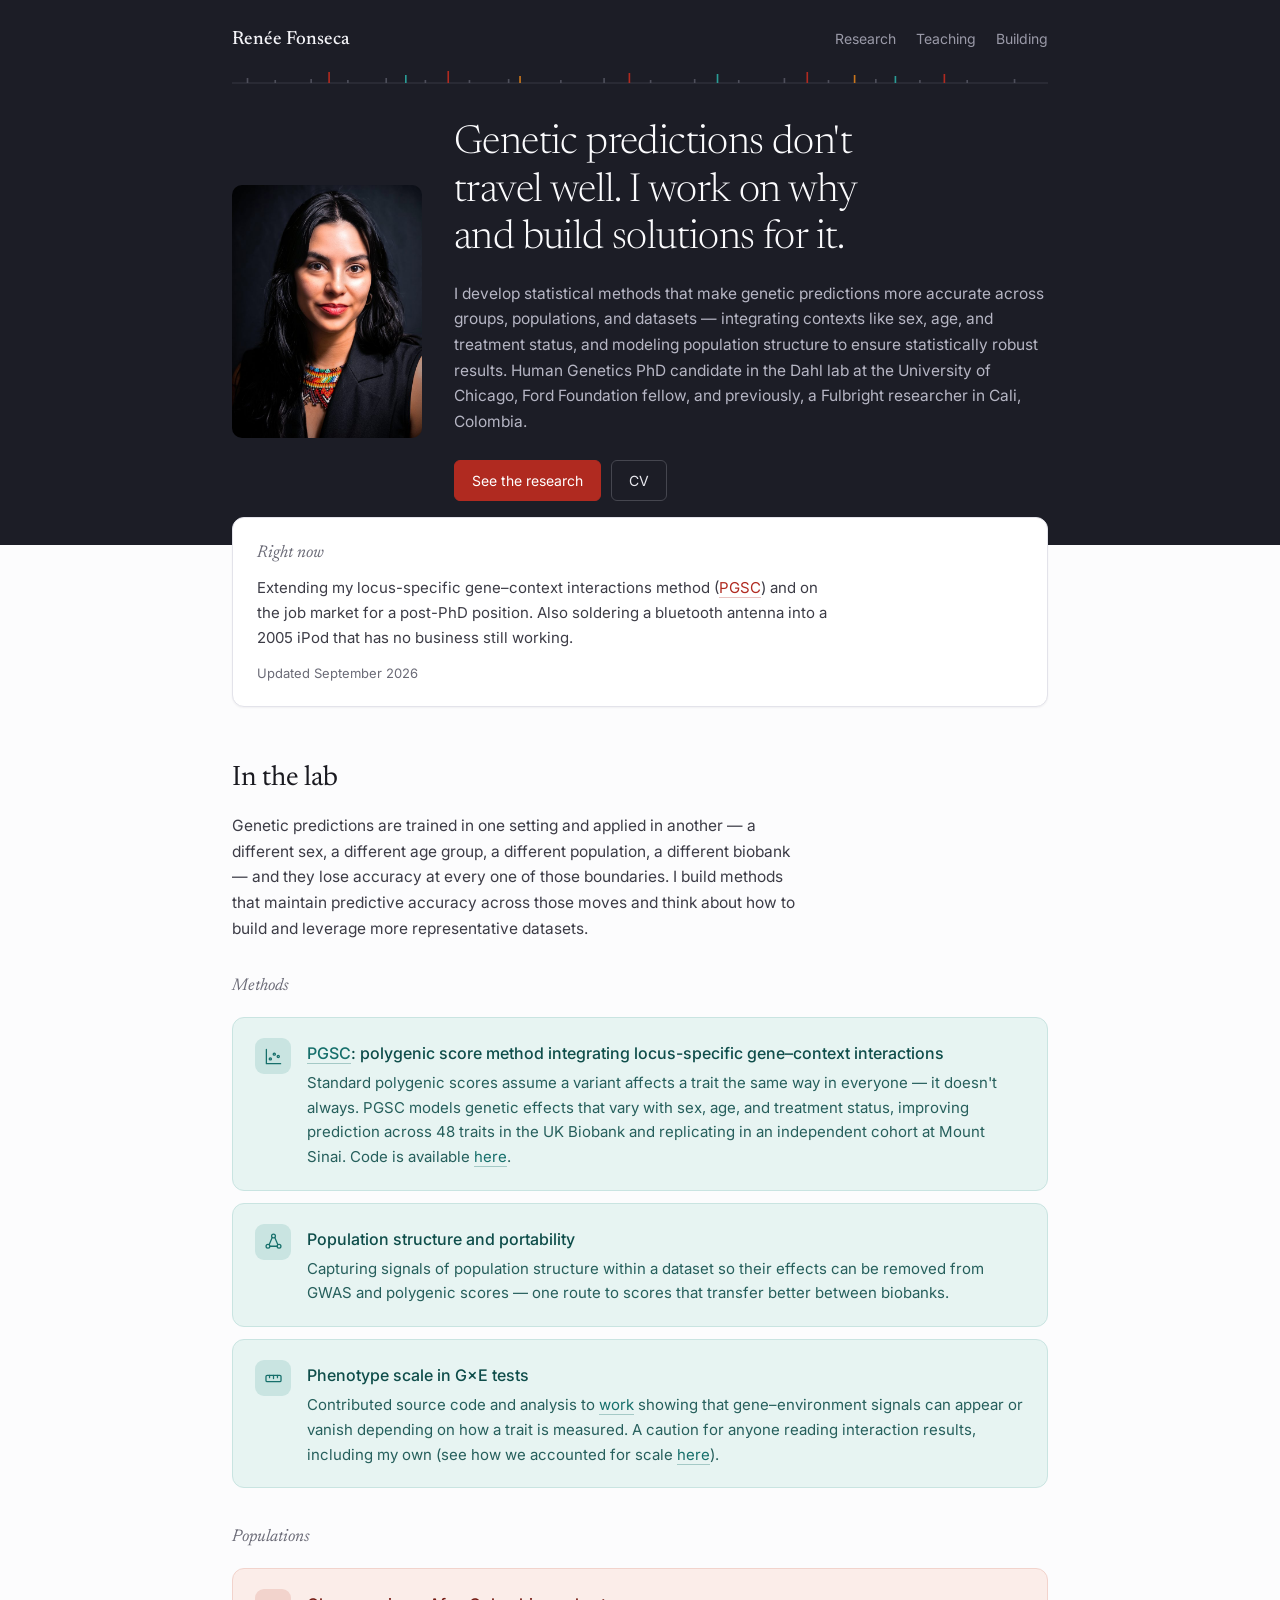
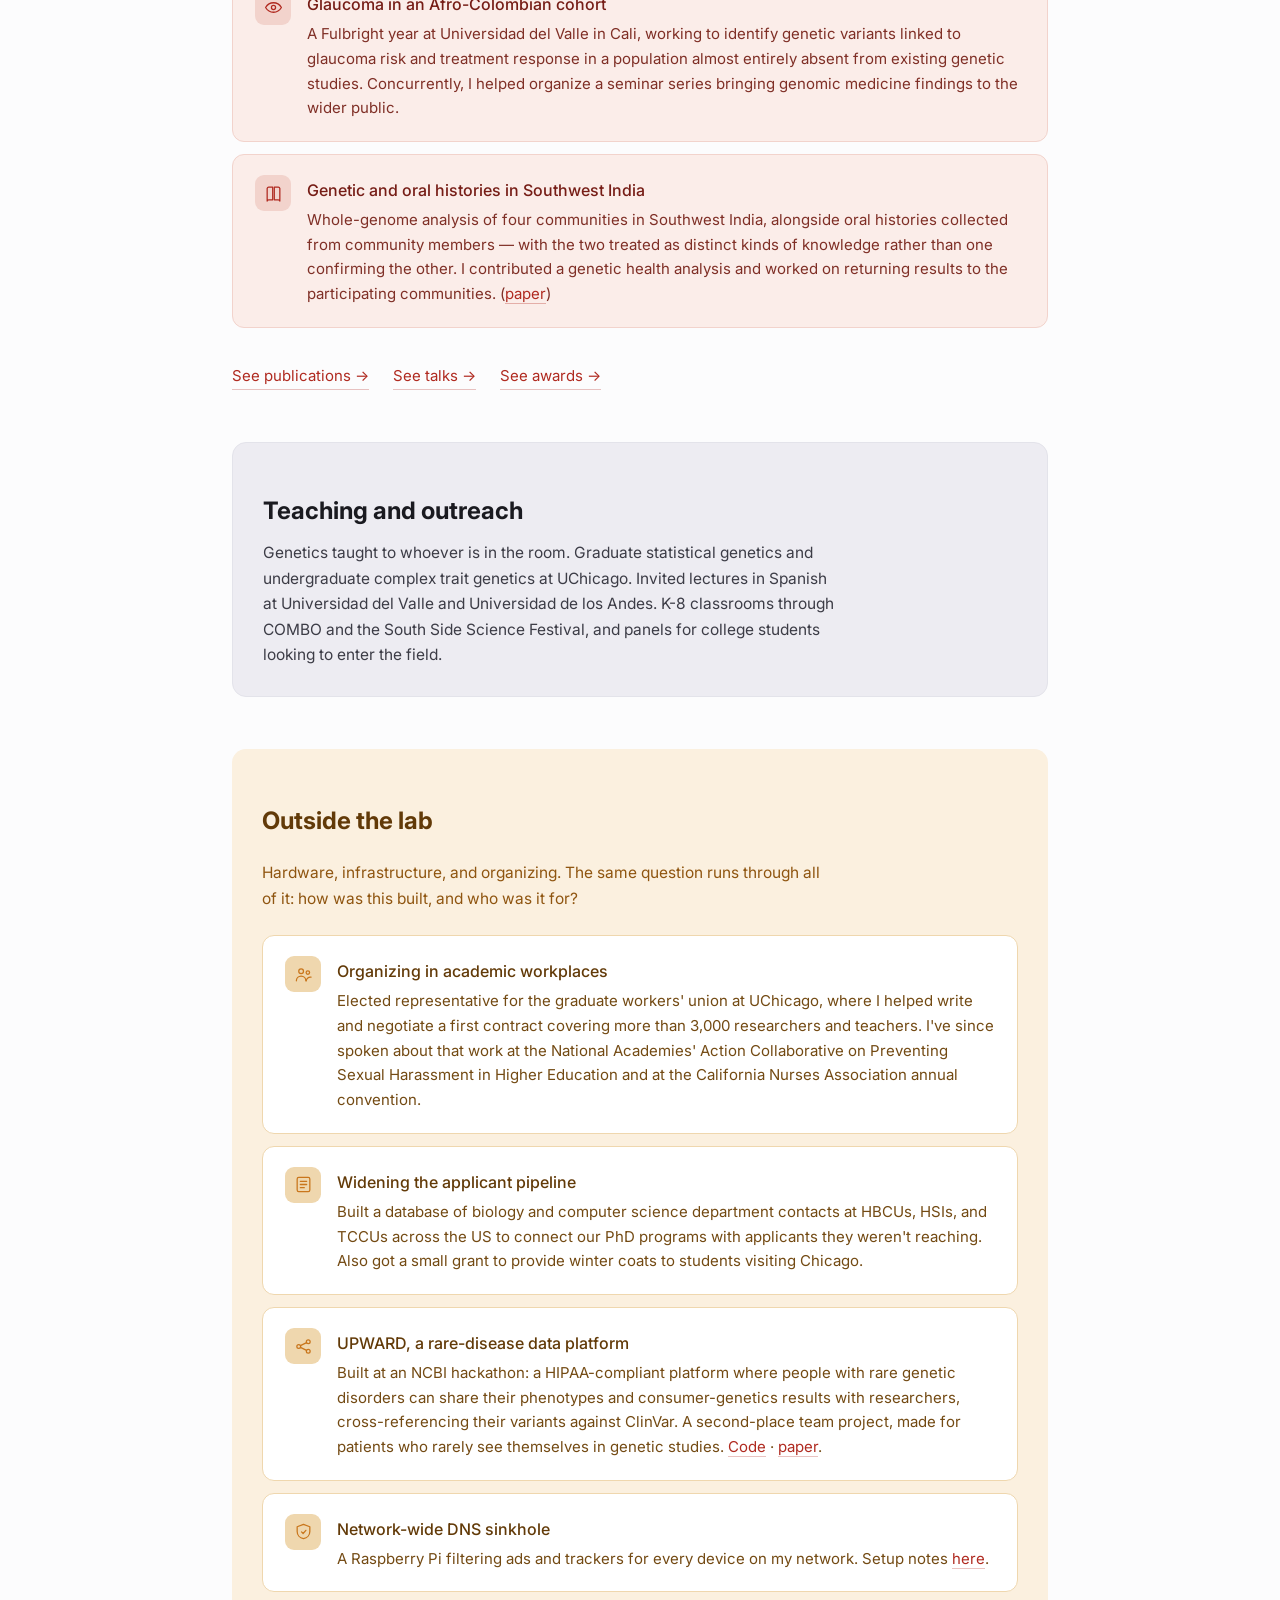
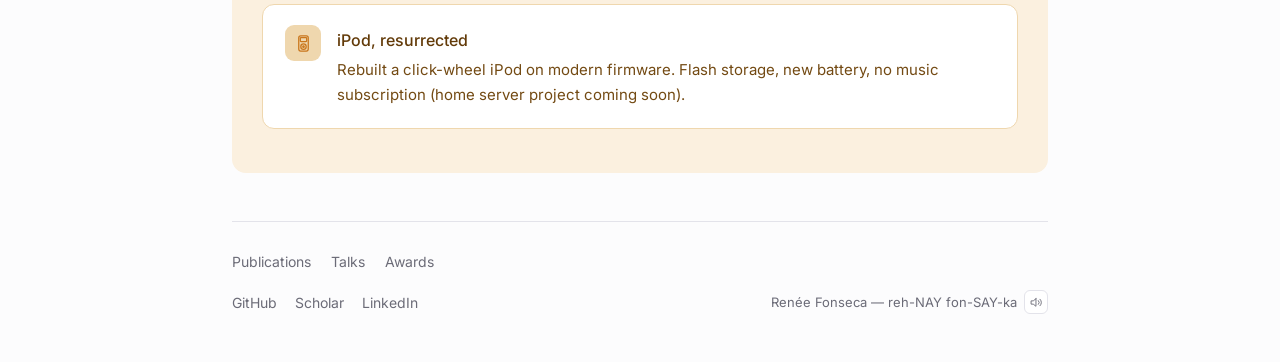
<file: site/index.html>
<!DOCTYPE html>
<html lang="en">
<head>
<meta charset="utf-8">
<meta name="viewport" content="width=device-width, initial-scale=1">
<title>Renée Fonseca</title>
<meta name="description" content="Renée Fonseca develops statistical methods that make genetic predictions more accurate across groups, populations, and datasets. Human Genetics PhD candidate at the University of Chicago.">
<meta property="og:type" content="website">
<meta property="og:url" content="https://reneefonseca.com/">
<meta property="og:title" content="Renée Fonseca">
<meta property="og:description" content="Statistical methods that make genetic predictions more accurate across groups, populations, and datasets. Human Genetics PhD candidate at the University of Chicago.">
<meta property="og:image" content="https://reneefonseca.com/img/share.png">
<meta property="og:image:width" content="1200">
<meta property="og:image:height" content="630">
<link rel="icon" href="img/favicon.svg" type="image/svg+xml">
<link rel="icon" href="img/favicon.png" sizes="any">
<link rel="preconnect" href="https://fonts.googleapis.com">
<link rel="preconnect" href="https://fonts.gstatic.com" crossorigin>
<link href="https://fonts.googleapis.com/css2?family=Newsreader:ital,opsz,wght@0,6..72,300;0,6..72,400;0,6..72,500;1,6..72,400&family=Inter:wght@400;500&display=swap" rel="stylesheet">
<link rel="stylesheet" href="style.css">
</head>
<body>

<div class="band">
  <div class="wrap">
    <div class="bar">
      <span class="name">Renée Fonseca</span>
      <nav>
        <a href="#lab">Research</a>
        <a href="#teaching">Teaching</a>
        <a href="#outside">Building</a>
      </nav>
    </div>
    <svg class="track" viewBox="0 0 1000 14" preserveAspectRatio="none" role="img" aria-label="Decorative genomic association track">
      <line x1="0" y1="12" x2="1000" y2="12" stroke="#3a3b46" stroke-width="1"/>
      <g fill="#4e4f5b">
        <rect x="18" y="7" width="2" height="5"/><rect x="52" y="9" width="2" height="3"/>
        <rect x="96" y="8" width="2" height="4"/><rect x="141" y="9" width="2" height="3"/>
        <rect x="188" y="7" width="2" height="5"/><rect x="236" y="9" width="2" height="3"/>
        <rect x="290" y="9" width="2" height="3"/><rect x="338" y="8" width="2" height="4"/>
        <rect x="402" y="9" width="2" height="3"/><rect x="455" y="7" width="2" height="5"/>
        <rect x="512" y="9" width="2" height="3"/><rect x="566" y="8" width="2" height="4"/>
        <rect x="620" y="9" width="2" height="3"/><rect x="676" y="7" width="2" height="5"/>
        <rect x="730" y="9" width="2" height="3"/><rect x="788" y="8" width="2" height="4"/>
        <rect x="842" y="9" width="2" height="3"/><rect x="900" y="9" width="2" height="3"/>
        <rect x="958" y="8" width="2" height="4"/>
      </g>
      <g fill="#b02a20">
        <rect x="118" y="1" width="2" height="11"/><rect x="264" y="0" width="2" height="12"/>
        <rect x="486" y="2" width="2" height="10"/><rect x="704" y="1" width="2" height="11"/>
        <rect x="872" y="3" width="2" height="9"/>
      </g>
      <g fill="#2a9c96">
        <rect x="212" y="4" width="2" height="8"/><rect x="594" y="3" width="2" height="9"/>
        <rect x="812" y="5" width="2" height="7"/>
      </g>
      <g fill="#c9761c">
        <rect x="352" y="5" width="2" height="7"/><rect x="762" y="4" width="2" height="8"/>
      </g>
    </svg>

    <div class="hero">
      <div class="portrait"><img src="img/renee.jpg" alt="Renée Fonseca, Human Genetics PhD candidate at the University of Chicago" width="660" height="880"></div>
      <div>
        <h1>Genetic predictions don't travel well. I work on why and build solutions for it.</h1>
        <p>I develop statistical methods that make genetic predictions more accurate across groups, populations, and datasets — integrating contexts like sex, age, and treatment status, and modeling population structure to ensure statistically robust results. Human Genetics PhD candidate in the Dahl lab at the University of Chicago, Ford Foundation fellow, and previously, a Fulbright researcher in Cali, Colombia.</p>
        <div class="actions">
          <a class="btn solid" href="#lab">See the research</a>
          <a class="btn" href="cv/FonsecaReneeCV2026.pdf">CV</a>
        </div>
      </div>
    </div>
  </div>
</div>

<div class="wrap">

<div class="now">
  <h2>Right now</h2>
  <p class="measure">Extending my locus-specific gene–context interactions method (<a href="https://doi.org/10.64898/2026.08.26.746823">PGSC</a>) and on the job market for a post-PhD position. Also soldering a bluetooth antenna into a 2005 iPod that has no business still working.</p>
  <span class="stamp">Updated September 2026</span>
</div>

<section id="lab">
  <h2>In the lab</h2>
  <p class="lede measure">Genetic predictions are trained in one setting and applied in another — a different sex, a different age group, a different population, a different biobank — and they lose accuracy at every one of those boundaries. I build methods that maintain predictive accuracy across those moves and think about how to build and leverage more representative datasets.</p>

  <p class="group">Methods</p>
  <div class="cards">
    <div class="card m">
      <div class="dot"><svg viewBox="0 0 24 24"><path d="M3 3v18h18"/><circle cx="8" cy="15" r="1.4"/><circle cx="13" cy="9" r="1.4"/><circle cx="18" cy="12" r="1.4"/></svg></div>
      <div>
        <h3><a href="https://doi.org/10.64898/2026.08.26.746823">PGSC</a>: polygenic score method integrating locus-specific gene–context interactions</h3>
        <p>Standard polygenic scores assume a variant affects a trait the same way in everyone — it doesn't always. PGSC models genetic effects that vary with sex, age, and treatment status, improving prediction across 48 traits in the UK Biobank and replicating in an independent cohort at Mount Sinai. Code is available <a href="https://github.com/reneemf/PGSC">here</a>.</p>
      </div>
    </div>
    <div class="card m">
      <div class="dot"><svg viewBox="0 0 24 24"><circle cx="12" cy="5" r="2.4"/><circle cx="5" cy="18" r="2.4"/><circle cx="19" cy="18" r="2.4"/><path d="M10.4 7 6.6 15.8M13.6 7l3.8 8.8M7.4 18h9.2"/></svg></div>
      <div>
        <h3>Population structure and portability</h3>
        <p>Capturing signals of population structure within a dataset so their effects can be removed from GWAS and polygenic scores — one route to scores that transfer better between biobanks.</p>
      </div>
    </div>
    <div class="card m">
      <div class="dot"><svg viewBox="0 0 24 24"><rect x="2.5" y="8" width="19" height="8" rx="1.6"/><path d="M7 8v3M12 8v4M17 8v3"/></svg></div>
      <div>
        <h3>Phenotype scale in G×E tests</h3>
        <p>Contributed source code and analysis to <a href="https://doi.org/10.64898/2026.01.20.694695">work</a> showing that gene–environment signals can appear or vanish depending on how a trait is measured. A caution for anyone reading interaction results, including my own (see how we accounted for scale <a href="https://doi.org/10.64898/2026.08.26.746823">here</a>).</p>
      </div>
    </div>
  </div>

  <p class="group">Populations</p>
  <div class="cards">
    <div class="card p">
      <div class="dot"><svg viewBox="0 0 24 24"><path d="M2 12s3.6-6 10-6 10 6 10 6-3.6 6-10 6-10-6-10-6Z"/><circle cx="12" cy="12" r="2.6"/></svg></div>
      <div>
        <h3>Glaucoma in an Afro-Colombian cohort</h3>
        <p>A Fulbright year at Universidad del Valle in Cali, working to identify genetic variants linked to glaucoma risk and treatment response in a population almost entirely absent from existing genetic studies. Concurrently, I helped organize a seminar series bringing genomic medicine findings to the wider public.</p>
      </div>
    </div>
    <div class="card p">
      <div class="dot"><svg viewBox="0 0 24 24"><path d="M4 5.5A2 2 0 0 1 6 4h5v16H6a2 2 0 0 0-2 1.5Z"/><path d="M20 5.5A2 2 0 0 0 18 4h-5v16h5a2 2 0 0 1 2 1.5Z"/></svg></div>
      <div>
        <h3>Genetic and oral histories in Southwest India</h3>
        <p>Whole-genome analysis of four communities in Southwest India, alongside oral histories collected from community members — with the two treated as distinct kinds of knowledge rather than one confirming the other. I contributed a genetic health analysis and worked on returning results to the participating communities. (<a href="https://doi.org/10.1016/j.xhgg.2024.100305">paper</a>)</p>
      </div>
    </div>
  </div>

  <p class="more"><a href="publications.html">See publications →</a> <a href="talks.html">See talks →</a> <a href="awards.html">See awards →</a></p>
</section>

<div class="teaching" id="teaching">
  <h2>Teaching and outreach</h2>
  <p class="measure">Genetics taught to whoever is in the room. Graduate statistical genetics and undergraduate complex trait genetics at UChicago. Invited lectures in Spanish at Universidad del Valle and Universidad de los Andes. K-8 classrooms through COMBO and the South Side Science Festival, and panels for college students looking to enter the field.</p>
</div>

<div class="outside" id="outside">
  <h2>Outside the lab</h2>
  <p class="lede measure">Hardware, infrastructure, and organizing. The same question runs through all of it: how was this built, and who was it for?</p>

  <div class="card o">
    <div class="dot"><svg viewBox="0 0 24 24"><circle cx="9" cy="8" r="3"/><path d="M3 20a6 6 0 0 1 12 0"/><circle cx="17.5" cy="9.5" r="2.2"/><path d="M15.5 20a5 5 0 0 1 6-4.6"/></svg></div>
    <div>
      <h3>Organizing in academic workplaces</h3>
      <p>Elected representative for the graduate workers' union at UChicago, where I helped write and negotiate a first contract covering more than 3,000 researchers and teachers. I've since spoken about that work at the National Academies' Action Collaborative on Preventing Sexual Harassment in Higher Education and at the California Nurses Association annual convention.</p>
    </div>
  </div>
  <div class="card o">
    <div class="dot"><svg viewBox="0 0 24 24"><rect x="4" y="3" width="16" height="18" rx="2"/><path d="M8 8h8M8 12h8M8 16h5"/></svg></div>
    <div>
      <h3>Widening the applicant pipeline</h3>
      <p>Built a database of biology and computer science department contacts at HBCUs, HSIs, and TCCUs across the US to connect our PhD programs with applicants they weren't reaching. Also got a small grant to provide winter coats to students visiting Chicago.</p>
    </div>
  </div>
  <div class="card o">
    <div class="dot"><svg viewBox="0 0 24 24"><circle cx="6" cy="12" r="2.4"/><circle cx="18" cy="6" r="2.4"/><circle cx="18" cy="18" r="2.4"/><path d="M8.1 10.9 15.9 7.1M8.1 13.1l7.8 3.8"/></svg></div>
    <div>
      <h3>UPWARD, a rare-disease data platform</h3>
      <p>Built at an NCBI hackathon: a HIPAA-compliant platform where people with rare genetic disorders can share their phenotypes and consumer-genetics results with researchers, cross-referencing their variants against ClinVar. A second-place team project, made for patients who rarely see themselves in genetic studies. <a href="https://github.com/NCBI-Hackathons/UPWARD">Code</a> · <a href="https://doi.org/10.12688/f1000research.19140.1">paper</a>.</p>
    </div>
  </div>
  <div class="card o">
    <div class="dot"><svg viewBox="0 0 24 24"><path d="M12 3 4 6v6c0 4.4 3.2 8.2 8 9 4.8-.8 8-4.6 8-9V6Z"/><path d="M9.5 12.5 11.5 14.5 15 10.5"/></svg></div>
    <div>
      <h3>Network-wide DNS sinkhole</h3>
      <p>A Raspberry Pi filtering ads and trackers for every device on my network. Setup notes <a href="https://github.com/pi-hole/pi-hole">here</a>.</p>
    </div>
  </div>
  <div class="card o">
    <div class="dot"><svg viewBox="0 0 24 24"><rect x="6" y="2.5" width="12" height="19" rx="2.4"/><rect x="8" y="4.5" width="8" height="5" rx="1"/><circle cx="12" cy="16" r="3.4"/><circle cx="12" cy="16" r=".9"/></svg></div>
    <div>
      <h3>iPod, resurrected</h3>
      <p>Rebuilt a click-wheel iPod on modern firmware. Flash storage, new battery, no music subscription (home server project coming soon).</p>
    </div>
  </div>
</div>

<footer id="about">
  <nav class="foot-nav">
    <a href="publications.html">Publications</a>
    <a href="talks.html">Talks</a>
    <a href="awards.html">Awards</a>
  </nav>
  <div class="foot-row">
    <div class="links">
      <a href="https://github.com/reneemf">GitHub</a>
      <a href="https://scholar.google.com/citations?user=4W6-0qoAAAAJ&hl=en">Scholar</a>
      <a href="https://www.linkedin.com/in/reneefonseca/">LinkedIn</a>
    </div>
    <span class="say">Renée Fonseca — reh-NAY fon-SAY-ka
      <button type="button" class="say-play" aria-label="Play name pronunciation" onclick="document.getElementById('namesay').play()">
        <svg viewBox="0 0 24 24"><path d="M11 5 6 9H2v6h4l5 4V5Z"/><path d="M15.5 8.5a5 5 0 0 1 0 7"/><path d="M18.5 6a9 9 0 0 1 0 12"/></svg>
      </button>
      <audio id="namesay" src="audio/renee-name.m4a" preload="none"></audio>
    </span>
  </div>
</footer>

</div>
</body>
</html>
</file>
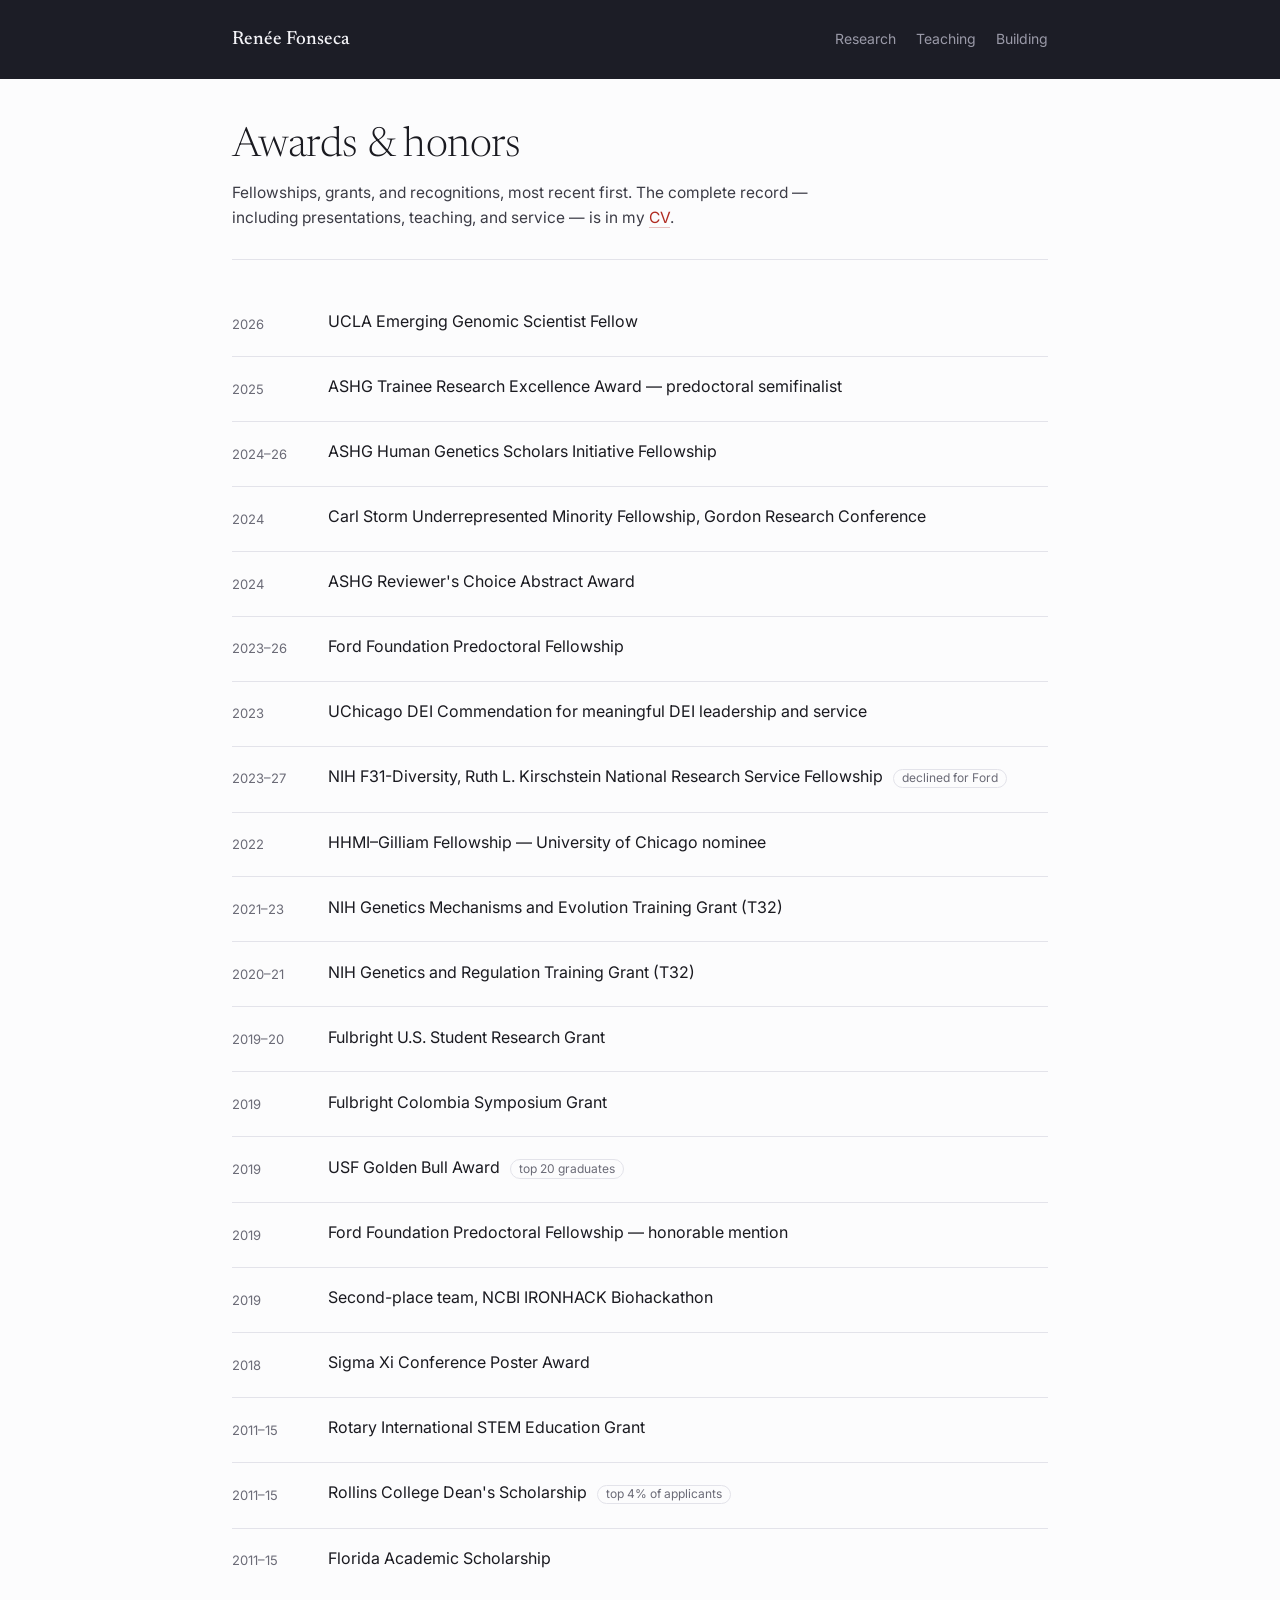
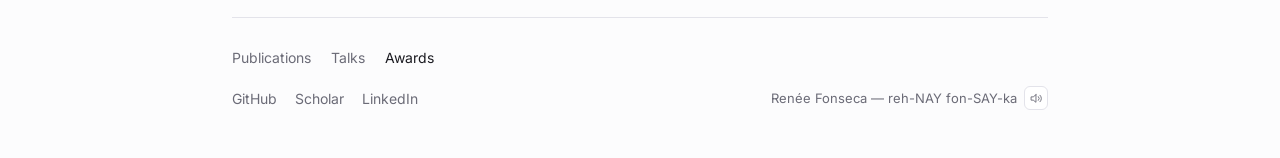
<file: site/awards.html>
<!DOCTYPE html>
<html lang="en">
<head>
<meta charset="utf-8">
<meta name="viewport" content="width=device-width, initial-scale=1">
<title>Awards — Renée Fonseca</title>
<meta name="description" content="Fellowships, grants, and honors awarded to Renée Fonseca, including the Ford Foundation, Fulbright, NIH training grants, and ASHG fellowships.">
<meta property="og:type" content="website">
<meta property="og:url" content="https://reneefonseca.com/awards.html">
<meta property="og:title" content="Awards — Renée Fonseca">
<meta property="og:description" content="Fellowships, grants, and honors including the Ford Foundation, Fulbright, NIH training grants, and ASHG fellowships.">
<meta property="og:image" content="https://reneefonseca.com/img/share.png">
<meta property="og:image:width" content="1200">
<meta property="og:image:height" content="630">
<link rel="icon" href="img/favicon.svg" type="image/svg+xml">
<link rel="icon" href="img/favicon.png" sizes="any">
<link rel="preconnect" href="https://fonts.googleapis.com">
<link rel="preconnect" href="https://fonts.gstatic.com" crossorigin>
<link href="https://fonts.googleapis.com/css2?family=Newsreader:ital,opsz,wght@0,6..72,300;0,6..72,400;0,6..72,500;1,6..72,400&family=Inter:wght@400;500&display=swap" rel="stylesheet">
<link rel="stylesheet" href="style.css">
</head>
<body>

<div class="band slim">
  <div class="wrap">
    <div class="bar">
      <a class="name" href="/">Renée Fonseca</a>
      <nav>
        <a href="/#lab">Research</a>
        <a href="/#teaching">Teaching</a>
        <a href="/#outside">Building</a>
      </nav>
    </div>
  </div>
</div>

<div class="wrap">

  <div class="page-head">
    <h1>Awards &amp; honors</h1>
    <p class="measure">Fellowships, grants, and recognitions, most recent first. The complete record — including presentations, teaching, and service — is in my <a href="cv/FonsecaReneeCV2026.pdf">CV</a>.</p>
  </div>

  <div class="page-body">
    <ol class="reclist">
      <li class="rec"><span class="rec-year">2026</span><div><p class="rec-title">UCLA Emerging Genomic Scientist Fellow</p></div></li>
      <li class="rec"><span class="rec-year">2025</span><div><p class="rec-title">ASHG Trainee Research Excellence Award — predoctoral semifinalist</p></div></li>
      <li class="rec"><span class="rec-year">2024–26</span><div><p class="rec-title">ASHG Human Genetics Scholars Initiative Fellowship</p></div></li>
      <li class="rec"><span class="rec-year">2024</span><div><p class="rec-title">Carl Storm Underrepresented Minority Fellowship, Gordon Research Conference</p></div></li>
      <li class="rec"><span class="rec-year">2024</span><div><p class="rec-title">ASHG Reviewer's Choice Abstract Award</p></div></li>
      <li class="rec"><span class="rec-year">2023–26</span><div><p class="rec-title">Ford Foundation Predoctoral Fellowship</p></div></li>
      <li class="rec"><span class="rec-year">2023</span><div><p class="rec-title">UChicago DEI Commendation for meaningful DEI leadership and service</p></div></li>
      <li class="rec"><span class="rec-year">2023–27</span><div><p class="rec-title">NIH F31-Diversity, Ruth L. Kirschstein National Research Service Fellowship <span class="tag">declined for Ford</span></p></div></li>
      <li class="rec"><span class="rec-year">2022</span><div><p class="rec-title">HHMI–Gilliam Fellowship — University of Chicago nominee</p></div></li>
      <li class="rec"><span class="rec-year">2021–23</span><div><p class="rec-title">NIH Genetics Mechanisms and Evolution Training Grant (T32)</p></div></li>
      <li class="rec"><span class="rec-year">2020–21</span><div><p class="rec-title">NIH Genetics and Regulation Training Grant (T32)</p></div></li>
      <li class="rec"><span class="rec-year">2019–20</span><div><p class="rec-title">Fulbright U.S. Student Research Grant</p></div></li>
      <li class="rec"><span class="rec-year">2019</span><div><p class="rec-title">Fulbright Colombia Symposium Grant</p></div></li>
      <li class="rec"><span class="rec-year">2019</span><div><p class="rec-title">USF Golden Bull Award <span class="tag">top 20 graduates</span></p></div></li>
      <li class="rec"><span class="rec-year">2019</span><div><p class="rec-title">Ford Foundation Predoctoral Fellowship — honorable mention</p></div></li>
      <li class="rec"><span class="rec-year">2019</span><div><p class="rec-title">Second-place team, NCBI IRONHACK Biohackathon</p></div></li>
      <li class="rec"><span class="rec-year">2018</span><div><p class="rec-title">Sigma Xi Conference Poster Award</p></div></li>
      <li class="rec"><span class="rec-year">2011–15</span><div><p class="rec-title">Rotary International STEM Education Grant</p></div></li>
      <li class="rec"><span class="rec-year">2011–15</span><div><p class="rec-title">Rollins College Dean's Scholarship <span class="tag">top 4% of applicants</span></p></div></li>
      <li class="rec"><span class="rec-year">2011–15</span><div><p class="rec-title">Florida Academic Scholarship</p></div></li>
    </ol>
  </div>
</div>

<div class="wrap">
  <footer>
    <nav class="foot-nav">
      <a href="publications.html">Publications</a>
      <a href="talks.html">Talks</a>
      <a href="awards.html" aria-current="page">Awards</a>
    </nav>
    <div class="foot-row">
      <div class="links">
        <a href="https://github.com/reneemf">GitHub</a>
        <a href="https://scholar.google.com/citations?user=4W6-0qoAAAAJ&hl=en">Scholar</a>
        <a href="https://www.linkedin.com/in/reneefonseca/">LinkedIn</a>
      </div>
      <span class="say">Renée Fonseca — reh-NAY fon-SAY-ka
        <button type="button" class="say-play" aria-label="Play name pronunciation" onclick="document.getElementById('namesay').play()">
          <svg viewBox="0 0 24 24"><path d="M11 5 6 9H2v6h4l5 4V5Z"/><path d="M15.5 8.5a5 5 0 0 1 0 7"/><path d="M18.5 6a9 9 0 0 1 0 12"/></svg>
        </button>
        <audio id="namesay" src="audio/renee-name.m4a" preload="none"></audio>
      </span>
    </div>
  </footer>
</div>

</body>
</html>
</file>
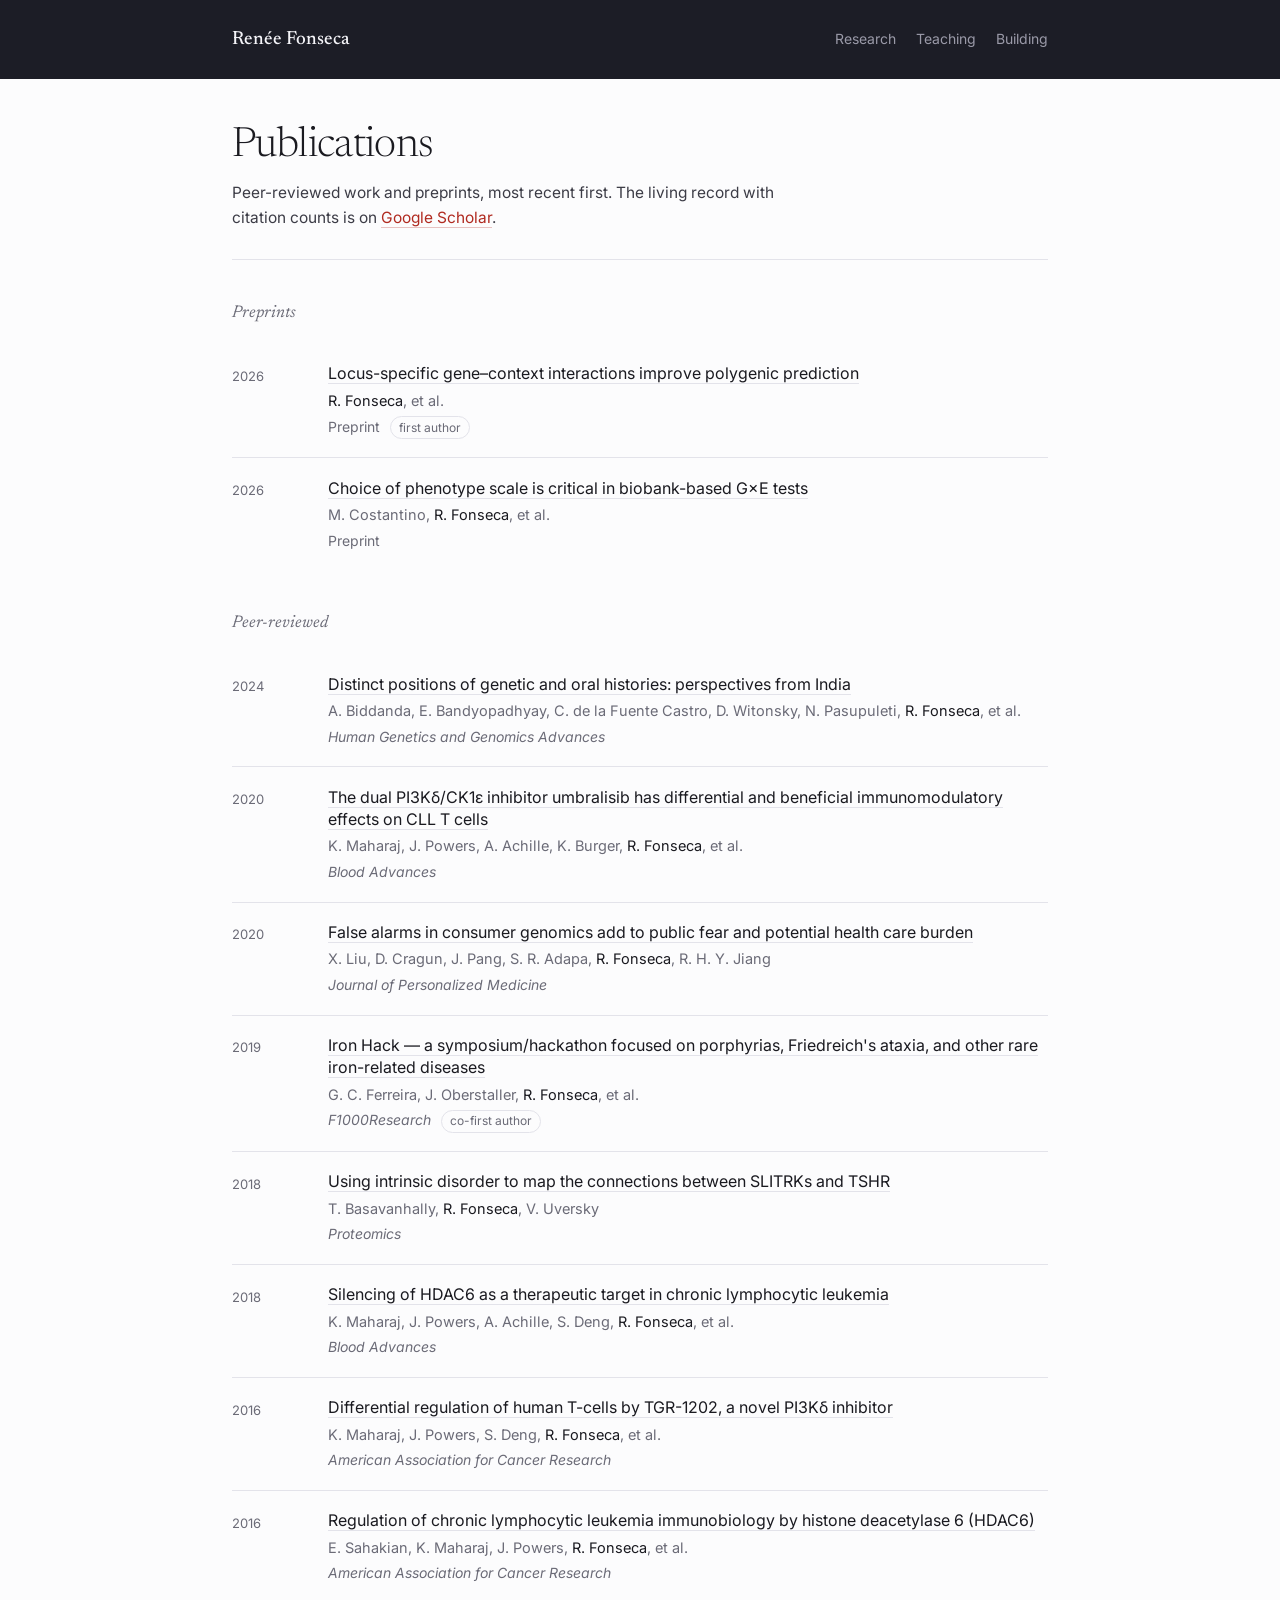
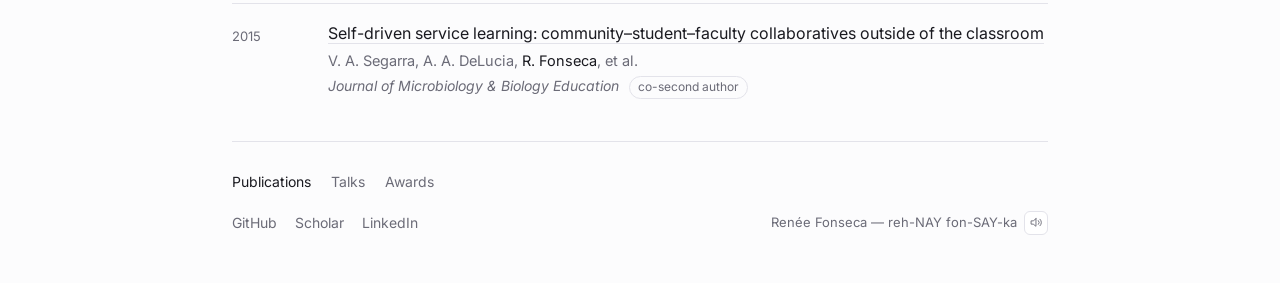
<file: site/publications.html>
<!DOCTYPE html>
<html lang="en">
<head>
<meta charset="utf-8">
<meta name="viewport" content="width=device-width, initial-scale=1">
<title>Publications — Renée Fonseca</title>
<meta name="description" content="Peer-reviewed publications and preprints by Renée Fonseca, spanning statistical and population genetics, consumer genomics and rare disease, and cancer immunology.">
<meta property="og:type" content="website">
<meta property="og:url" content="https://reneefonseca.com/publications.html">
<meta property="og:title" content="Publications — Renée Fonseca">
<meta property="og:description" content="Peer-reviewed publications and preprints, spanning statistical and population genetics, consumer genomics and rare disease, and cancer immunology.">
<meta property="og:image" content="https://reneefonseca.com/img/share.png">
<meta property="og:image:width" content="1200">
<meta property="og:image:height" content="630">
<link rel="icon" href="img/favicon.svg" type="image/svg+xml">
<link rel="icon" href="img/favicon.png" sizes="any">
<link rel="preconnect" href="https://fonts.googleapis.com">
<link rel="preconnect" href="https://fonts.gstatic.com" crossorigin>
<link href="https://fonts.googleapis.com/css2?family=Newsreader:ital,opsz,wght@0,6..72,300;0,6..72,400;0,6..72,500;1,6..72,400&family=Inter:wght@400;500&display=swap" rel="stylesheet">
<link rel="stylesheet" href="style.css">
</head>
<body>

<div class="band slim">
  <div class="wrap">
    <div class="bar">
      <a class="name" href="/">Renée Fonseca</a>
      <nav>
        <a href="/#lab">Research</a>
        <a href="/#teaching">Teaching</a>
        <a href="/#outside">Building</a>
      </nav>
    </div>
  </div>
</div>

<div class="wrap">

  <div class="page-head">
    <h1>Publications</h1>
    <p class="measure">Peer-reviewed work and preprints, most recent first. The living record with citation counts is on <a href="https://scholar.google.com/citations?user=4W6-0qoAAAAJ&hl=en">Google Scholar</a>.</p>
  </div>

  <div class="page-body">

    <h2 class="section-label">Preprints</h2>
    <ol class="reclist">
      <li class="rec">
        <span class="rec-year">2026</span>
        <div>
          <p class="rec-title"><a href="https://doi.org/10.64898/2026.08.26.746823">Locus-specific gene–context interactions improve polygenic prediction</a></p>
          <p class="rec-authors"><span class="me">R. Fonseca</span>, et al.</p>
          <p class="rec-meta">Preprint <span class="tag">first author</span></p>
        </div>
      </li>
      <li class="rec">
        <span class="rec-year">2026</span>
        <div>
          <p class="rec-title"><a href="https://doi.org/10.64898/2026.01.20.694695">Choice of phenotype scale is critical in biobank-based G×E tests</a></p>
          <p class="rec-authors">M. Costantino, <span class="me">R. Fonseca</span>, et al.</p>
          <p class="rec-meta">Preprint</p>
        </div>
      </li>
    </ol>

    <h2 class="section-label">Peer-reviewed</h2>
    <ol class="reclist">
      <li class="rec">
        <span class="rec-year">2024</span>
        <div>
          <p class="rec-title"><a href="https://doi.org/10.1016/j.xhgg.2024.100305">Distinct positions of genetic and oral histories: perspectives from India</a></p>
          <p class="rec-authors">A. Biddanda, E. Bandyopadhyay, C. de la Fuente Castro, D. Witonsky, N. Pasupuleti, <span class="me">R. Fonseca</span>, et al.</p>
          <p class="rec-meta"><em>Human Genetics and Genomics Advances</em></p>
        </div>
      </li>
      <li class="rec">
        <span class="rec-year">2020</span>
        <div>
          <p class="rec-title"><a href="https://doi.org/10.1182/bloodadvances.2020001800">The dual PI3Kδ/CK1ε inhibitor umbralisib has differential and beneficial immunomodulatory effects on CLL T cells</a></p>
          <p class="rec-authors">K. Maharaj, J. Powers, A. Achille, K. Burger, <span class="me">R. Fonseca</span>, et al.</p>
          <p class="rec-meta"><em>Blood Advances</em></p>
        </div>
      </li>
      <li class="rec">
        <span class="rec-year">2020</span>
        <div>
          <p class="rec-title"><a href="https://doi.org/10.3390/jpm10040187">False alarms in consumer genomics add to public fear and potential health care burden</a></p>
          <p class="rec-authors">X. Liu, D. Cragun, J. Pang, S. R. Adapa, <span class="me">R. Fonseca</span>, R. H. Y. Jiang</p>
          <p class="rec-meta"><em>Journal of Personalized Medicine</em></p>
        </div>
      </li>
      <li class="rec">
        <span class="rec-year">2019</span>
        <div>
          <p class="rec-title"><a href="https://doi.org/10.12688/f1000research.19140.1">Iron Hack — a symposium/hackathon focused on porphyrias, Friedreich's ataxia, and other rare iron-related diseases</a></p>
          <p class="rec-authors">G. C. Ferreira, J. Oberstaller, <span class="me">R. Fonseca</span>, et al.</p>
          <p class="rec-meta"><em>F1000Research</em> <span class="tag">co-first author</span></p>
        </div>
      </li>
      <li class="rec">
        <span class="rec-year">2018</span>
        <div>
          <p class="rec-title"><a href="https://doi.org/10.1002/pmic.201800307">Using intrinsic disorder to map the connections between SLITRKs and TSHR</a></p>
          <p class="rec-authors">T. Basavanhally, <span class="me">R. Fonseca</span>, V. Uversky</p>
          <p class="rec-meta"><em>Proteomics</em></p>
        </div>
      </li>
      <li class="rec">
        <span class="rec-year">2018</span>
        <div>
          <p class="rec-title"><a href="https://doi.org/10.1182/bloodadvances.2018020065">Silencing of HDAC6 as a therapeutic target in chronic lymphocytic leukemia</a></p>
          <p class="rec-authors">K. Maharaj, J. Powers, A. Achille, S. Deng, <span class="me">R. Fonseca</span>, et al.</p>
          <p class="rec-meta"><em>Blood Advances</em></p>
        </div>
      </li>
      <li class="rec">
        <span class="rec-year">2016</span>
        <div>
          <p class="rec-title"><a href="https://doi.org/10.1158/1538-7445.AM2016-545">Differential regulation of human T-cells by TGR-1202, a novel PI3Kδ inhibitor</a></p>
          <p class="rec-authors">K. Maharaj, J. Powers, S. Deng, <span class="me">R. Fonseca</span>, et al.</p>
          <p class="rec-meta"><em>American Association for Cancer Research</em></p>
        </div>
      </li>
      <li class="rec">
        <span class="rec-year">2016</span>
        <div>
          <p class="rec-title"><a href="https://doi.org/10.1158/1538-7445.AM2016-4485">Regulation of chronic lymphocytic leukemia immunobiology by histone deacetylase 6 (HDAC6)</a></p>
          <p class="rec-authors">E. Sahakian, K. Maharaj, J. Powers, <span class="me">R. Fonseca</span>, et al.</p>
          <p class="rec-meta"><em>American Association for Cancer Research</em></p>
        </div>
      </li>
      <li class="rec">
        <span class="rec-year">2015</span>
        <div>
          <p class="rec-title"><a href="https://doi.org/10.1128/jmbe.v16i2.940">Self-driven service learning: community–student–faculty collaboratives outside of the classroom</a></p>
          <p class="rec-authors">V. A. Segarra, A. A. DeLucia, <span class="me">R. Fonseca</span>, et al.</p>
          <p class="rec-meta"><em>Journal of Microbiology &amp; Biology Education</em> <span class="tag">co-second author</span></p>
        </div>
      </li>
    </ol>

  </div>
</div>

<div class="wrap">
  <footer>
    <nav class="foot-nav">
      <a href="publications.html" aria-current="page">Publications</a>
      <a href="talks.html">Talks</a>
      <a href="awards.html">Awards</a>
    </nav>
    <div class="foot-row">
      <div class="links">
        <a href="https://github.com/reneemf">GitHub</a>
        <a href="https://scholar.google.com/citations?user=4W6-0qoAAAAJ&hl=en">Scholar</a>
        <a href="https://www.linkedin.com/in/reneefonseca/">LinkedIn</a>
      </div>
      <span class="say">Renée Fonseca — reh-NAY fon-SAY-ka
        <button type="button" class="say-play" aria-label="Play name pronunciation" onclick="document.getElementById('namesay').play()">
          <svg viewBox="0 0 24 24"><path d="M11 5 6 9H2v6h4l5 4V5Z"/><path d="M15.5 8.5a5 5 0 0 1 0 7"/><path d="M18.5 6a9 9 0 0 1 0 12"/></svg>
        </button>
        <audio id="namesay" src="audio/renee-name.m4a" preload="none"></audio>
      </span>
    </div>
  </footer>
</div>

</body>
</html>
</file>
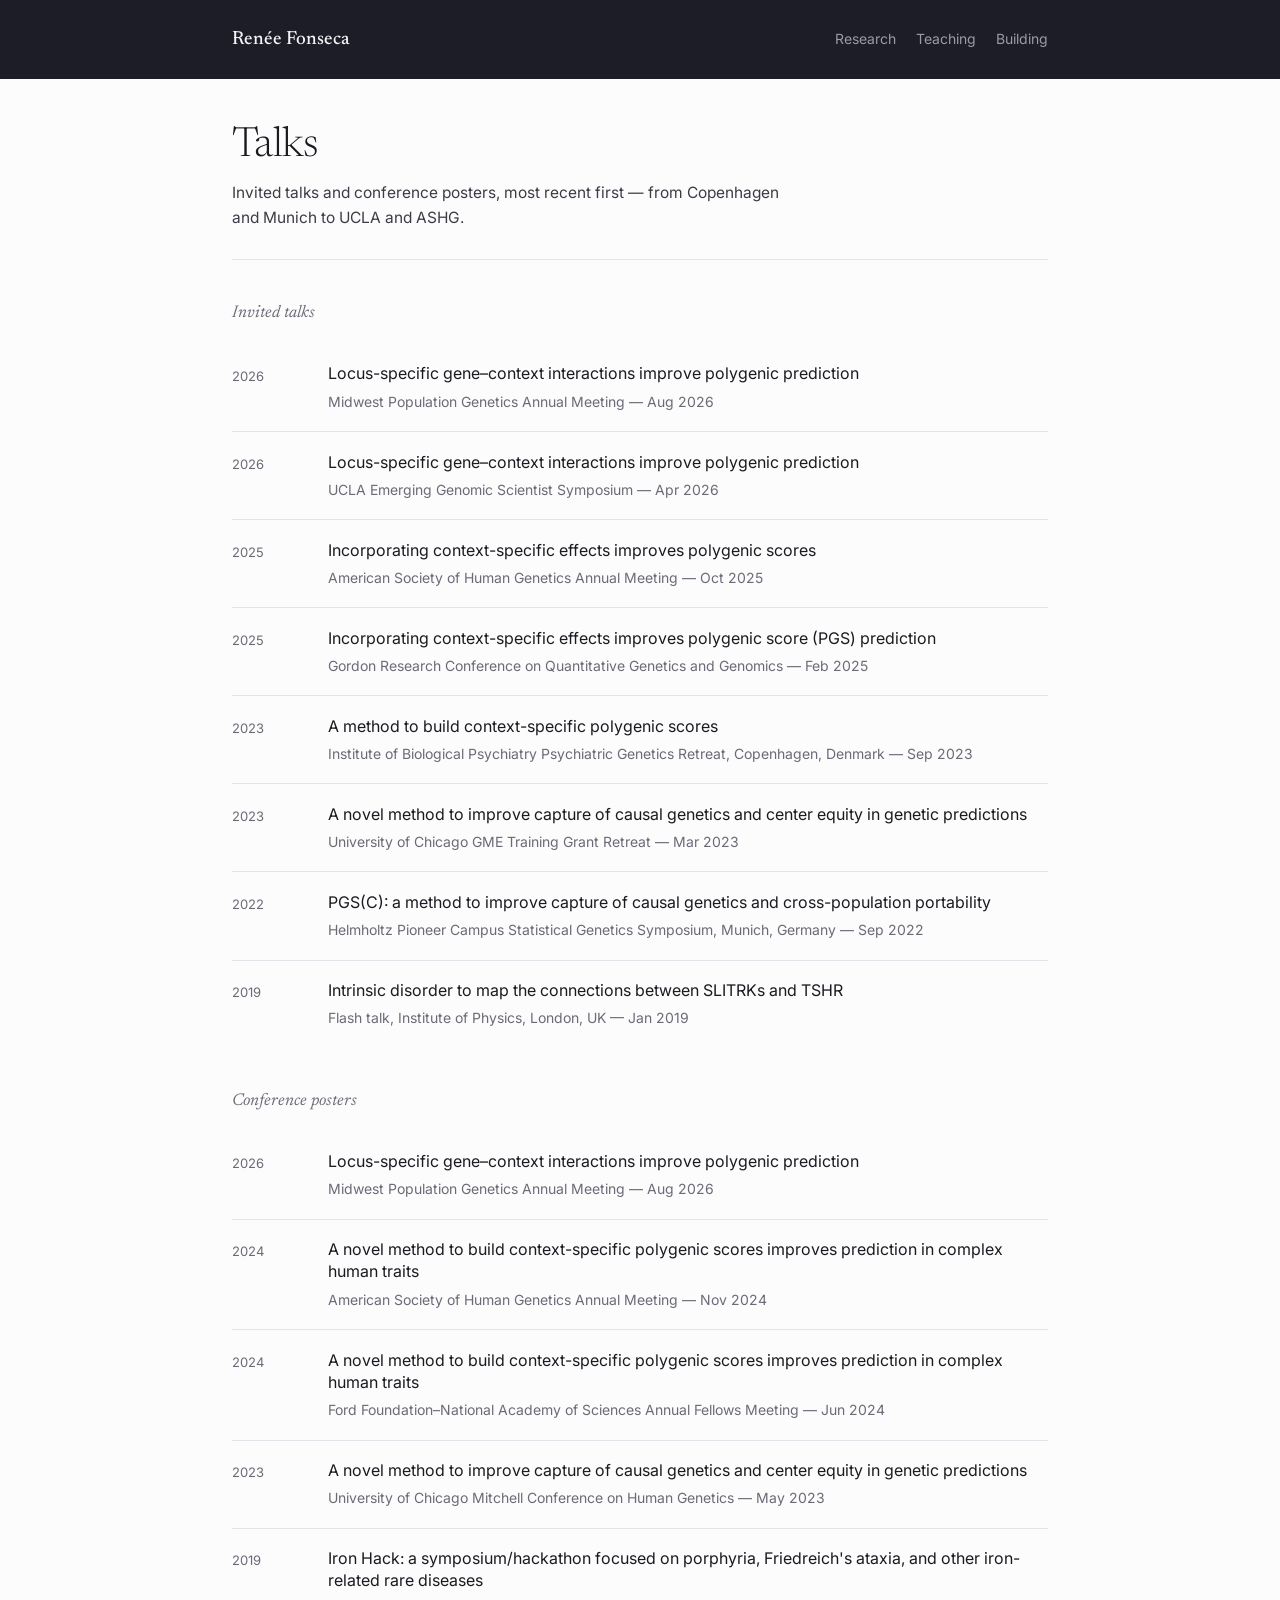
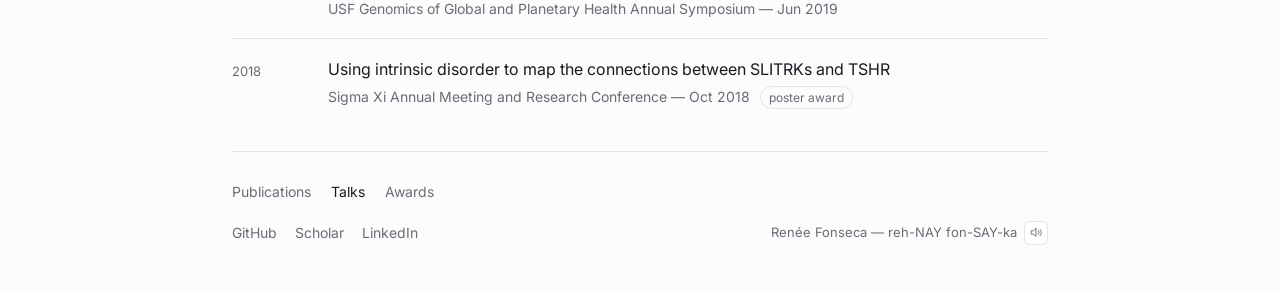
<file: site/talks.html>
<!DOCTYPE html>
<html lang="en">
<head>
<meta charset="utf-8">
<meta name="viewport" content="width=device-width, initial-scale=1">
<title>Talks — Renée Fonseca</title>
<meta name="description" content="Invited talks and conference posters by Renée Fonseca on polygenic prediction, gene–context interactions, and genetic equity.">
<meta property="og:type" content="website">
<meta property="og:url" content="https://reneefonseca.com/talks.html">
<meta property="og:title" content="Talks — Renée Fonseca">
<meta property="og:description" content="Invited talks and conference posters on polygenic prediction, gene–context interactions, and genetic equity.">
<meta property="og:image" content="https://reneefonseca.com/img/share.png">
<meta property="og:image:width" content="1200">
<meta property="og:image:height" content="630">
<link rel="icon" href="img/favicon.svg" type="image/svg+xml">
<link rel="icon" href="img/favicon.png" sizes="any">
<link rel="preconnect" href="https://fonts.googleapis.com">
<link rel="preconnect" href="https://fonts.gstatic.com" crossorigin>
<link href="https://fonts.googleapis.com/css2?family=Newsreader:ital,opsz,wght@0,6..72,300;0,6..72,400;0,6..72,500;1,6..72,400&family=Inter:wght@400;500&display=swap" rel="stylesheet">
<link rel="stylesheet" href="style.css">
</head>
<body>

<div class="band slim">
  <div class="wrap">
    <div class="bar">
      <a class="name" href="/">Renée Fonseca</a>
      <nav>
        <a href="/#lab">Research</a>
        <a href="/#teaching">Teaching</a>
        <a href="/#outside">Building</a>
      </nav>
    </div>
  </div>
</div>

<div class="wrap">

  <div class="page-head">
    <h1>Talks</h1>
    <p class="measure">Invited talks and conference posters, most recent first — from Copenhagen and Munich to UCLA and ASHG.</p>
  </div>

  <div class="page-body">

    <h2 class="section-label">Invited talks</h2>
    <ol class="reclist">
      <li class="rec">
        <span class="rec-year">2026</span>
        <div>
          <p class="rec-title">Locus-specific gene–context interactions improve polygenic prediction</p>
          <p class="rec-meta">Midwest Population Genetics Annual Meeting — Aug 2026</p>
        </div>
      </li>
      <li class="rec">
        <span class="rec-year">2026</span>
        <div>
          <p class="rec-title">Locus-specific gene–context interactions improve polygenic prediction</p>
          <p class="rec-meta">UCLA Emerging Genomic Scientist Symposium — Apr 2026</p>
        </div>
      </li>
      <li class="rec">
        <span class="rec-year">2025</span>
        <div>
          <p class="rec-title">Incorporating context-specific effects improves polygenic scores</p>
          <p class="rec-meta">American Society of Human Genetics Annual Meeting — Oct 2025</p>
        </div>
      </li>
      <li class="rec">
        <span class="rec-year">2025</span>
        <div>
          <p class="rec-title">Incorporating context-specific effects improves polygenic score (PGS) prediction</p>
          <p class="rec-meta">Gordon Research Conference on Quantitative Genetics and Genomics — Feb 2025</p>
        </div>
      </li>
      <li class="rec">
        <span class="rec-year">2023</span>
        <div>
          <p class="rec-title">A method to build context-specific polygenic scores</p>
          <p class="rec-meta">Institute of Biological Psychiatry Psychiatric Genetics Retreat, Copenhagen, Denmark — Sep 2023</p>
        </div>
      </li>
      <li class="rec">
        <span class="rec-year">2023</span>
        <div>
          <p class="rec-title">A novel method to improve capture of causal genetics and center equity in genetic predictions</p>
          <p class="rec-meta">University of Chicago GME Training Grant Retreat — Mar 2023</p>
        </div>
      </li>
      <li class="rec">
        <span class="rec-year">2022</span>
        <div>
          <p class="rec-title">PGS(C): a method to improve capture of causal genetics and cross-population portability</p>
          <p class="rec-meta">Helmholtz Pioneer Campus Statistical Genetics Symposium, Munich, Germany — Sep 2022</p>
        </div>
      </li>
      <li class="rec">
        <span class="rec-year">2019</span>
        <div>
          <p class="rec-title">Intrinsic disorder to map the connections between SLITRKs and TSHR</p>
          <p class="rec-meta">Flash talk, Institute of Physics, London, UK — Jan 2019</p>
        </div>
      </li>
    </ol>

    <h2 class="section-label">Conference posters</h2>
    <ol class="reclist">
      <li class="rec">
        <span class="rec-year">2026</span>
        <div>
          <p class="rec-title">Locus-specific gene–context interactions improve polygenic prediction</p>
          <p class="rec-meta">Midwest Population Genetics Annual Meeting — Aug 2026</p>
        </div>
      </li>
      <li class="rec">
        <span class="rec-year">2024</span>
        <div>
          <p class="rec-title">A novel method to build context-specific polygenic scores improves prediction in complex human traits</p>
          <p class="rec-meta">American Society of Human Genetics Annual Meeting — Nov 2024</p>
        </div>
      </li>
      <li class="rec">
        <span class="rec-year">2024</span>
        <div>
          <p class="rec-title">A novel method to build context-specific polygenic scores improves prediction in complex human traits</p>
          <p class="rec-meta">Ford Foundation–National Academy of Sciences Annual Fellows Meeting — Jun 2024</p>
        </div>
      </li>
      <li class="rec">
        <span class="rec-year">2023</span>
        <div>
          <p class="rec-title">A novel method to improve capture of causal genetics and center equity in genetic predictions</p>
          <p class="rec-meta">University of Chicago Mitchell Conference on Human Genetics — May 2023</p>
        </div>
      </li>
      <li class="rec">
        <span class="rec-year">2019</span>
        <div>
          <p class="rec-title">Iron Hack: a symposium/hackathon focused on porphyria, Friedreich's ataxia, and other iron-related rare diseases</p>
          <p class="rec-meta">USF Genomics of Global and Planetary Health Annual Symposium — Jun 2019</p>
        </div>
      </li>
      <li class="rec">
        <span class="rec-year">2018</span>
        <div>
          <p class="rec-title">Using intrinsic disorder to map the connections between SLITRKs and TSHR</p>
          <p class="rec-meta">Sigma Xi Annual Meeting and Research Conference — Oct 2018 <span class="tag">poster award</span></p>
        </div>
      </li>
    </ol>

  </div>
</div>

<div class="wrap">
  <footer>
    <nav class="foot-nav">
      <a href="publications.html">Publications</a>
      <a href="talks.html" aria-current="page">Talks</a>
      <a href="awards.html">Awards</a>
    </nav>
    <div class="foot-row">
      <div class="links">
        <a href="https://github.com/reneemf">GitHub</a>
        <a href="https://scholar.google.com/citations?user=4W6-0qoAAAAJ&hl=en">Scholar</a>
        <a href="https://www.linkedin.com/in/reneefonseca/">LinkedIn</a>
      </div>
      <span class="say">Renée Fonseca — reh-NAY fon-SAY-ka
        <button type="button" class="say-play" aria-label="Play name pronunciation" onclick="document.getElementById('namesay').play()">
          <svg viewBox="0 0 24 24"><path d="M11 5 6 9H2v6h4l5 4V5Z"/><path d="M15.5 8.5a5 5 0 0 1 0 7"/><path d="M18.5 6a9 9 0 0 1 0 12"/></svg>
        </button>
        <audio id="namesay" src="audio/renee-name.m4a" preload="none"></audio>
      </span>
    </div>
  </footer>
</div>

</body>
</html>
</file>
<file: site/style.css>
:root{
  --night:#1c1d26;
  --night-2:#24252e;
  --ink:#1a1a20;
  --body:#3c3c46;
  --muted:#6b6b77;
  --paper:#fcfcfd;
  --rule:#e3e3ea;

  --red:#b02a20;
  --red-pale:#f2d3cc;
  --red-tint:#fbede9;

  --teal:#166f6b;
  --teal-pale:#c9e4e1;
  --teal-tint:#e7f4f2;

  --amber:#8f5510;
  --amber-mid:#c9761c;
  --amber-pale:#efd7ae;
  --amber-tint:#fbf0df;
}
*{box-sizing:border-box}
html{-webkit-text-size-adjust:100%;scroll-behavior:smooth}
body{margin:0;background:var(--paper);color:var(--body);font-family:Inter,system-ui,sans-serif;font-size:16px;line-height:1.65}
a{color:var(--red);text-decoration:none;border-bottom:1px solid rgba(176,42,32,.28)}
a:hover{border-bottom-color:var(--red)}
a:focus-visible{outline:2px solid var(--red);outline-offset:3px;border-radius:2px}
h1,h2,h3{color:var(--ink)}
.wrap{max-width:54rem;margin:0 auto;padding:0 1.5rem}
.measure{max-width:36rem}

/* dark hero band, pulled from the portrait's own studio background */
.band{background:var(--night);color:#e9e9ef}
.band .wrap{padding-top:1.5rem;padding-bottom:2.75rem}
.band.slim .wrap{padding-bottom:1.5rem}
.bar{display:flex;justify-content:space-between;align-items:baseline;gap:1rem 1.5rem;flex-wrap:wrap;padding-bottom:1rem}
.band.slim .bar{padding-bottom:0}
.name{font-family:Newsreader,serif;font-size:1.1875rem;font-weight:500;color:#f4f4f8}
a.name{border-bottom:none}
a.name:hover{color:#fff}
nav{display:flex;gap:1.25rem;font-size:.875rem;flex-wrap:wrap}
nav a{color:#9a9aa8;border-bottom:none}
nav a:hover{color:#fff}
nav a[aria-current="page"]{color:#f4f4f8}
.track{display:block;width:100%;height:14px;margin-bottom:2.25rem}

.hero{display:flex;gap:2rem;align-items:center}
.portrait{width:190px;flex-shrink:0;border-radius:10px;overflow:hidden;line-height:0}
.portrait img{width:100%;height:auto;display:block}
.hero h1{font-family:Newsreader,serif;font-weight:300;font-size:clamp(1.8rem,4.4vw,2.5rem);line-height:1.18;letter-spacing:-.015em;margin:0 0 1.125rem;color:#fbfbfd;max-width:20ch}
.hero p{margin:0;color:#b6b6c4;font-size:.9688rem}
.actions{display:flex;gap:.625rem;flex-wrap:wrap;margin-top:1.625rem}
.btn{font-size:.875rem;padding:.5rem 1.0625rem;border-radius:6px;border:1px solid #45464f;color:#e9e9ef;background:transparent}
.btn:hover{background:#2c2d37;border-color:#5c5d68}
.btn.solid{background:var(--red);color:#fff;border-color:var(--red)}
.btn.solid:hover{background:#96231a}

/* now */
.now{background:#fff;border:1px solid var(--rule);border-radius:12px;padding:1.375rem 1.5rem;margin:-1.75rem 0 3rem;box-shadow:0 1px 2px rgba(28,29,38,.05)}
.now h2{font-family:Newsreader,serif;font-style:italic;font-weight:400;font-size:1.0625rem;color:var(--muted);margin:0 0 .5rem}
.now p{margin:0;font-size:.9375rem}
.stamp{display:block;margin-top:.75rem;font-size:.8125rem;color:var(--muted)}

section{padding:0 0 3.25rem}
section > h2{font-family:Newsreader,serif;font-weight:400;font-size:1.75rem;letter-spacing:-.01em;margin:0 0 .75rem}
.lede{margin:0 0 2rem;font-size:.9688rem}
.group{font-family:Newsreader,serif;font-style:italic;font-weight:400;font-size:1.0625rem;color:var(--muted);margin:0 0 1rem}
.cards{margin-bottom:2.25rem}

.card{border-radius:12px;padding:1.25rem 1.375rem;margin-bottom:.75rem;display:flex;gap:1rem;align-items:flex-start}
.dot{width:36px;height:36px;border-radius:9px;flex-shrink:0;display:flex;align-items:center;justify-content:center}
.dot svg{width:19px;height:19px;stroke-width:1.6;fill:none;stroke-linecap:round;stroke-linejoin:round}
.card h3{font-size:1rem;font-weight:500;margin:.25rem 0 .4rem;line-height:1.4}
.card p{margin:0;font-size:.9375rem}

.m{background:var(--teal-tint);border:1px solid var(--teal-pale)}
.m .dot{background:var(--teal-pale)} .m .dot svg{stroke:var(--teal)}
.m h3{color:#0e4d4a} .m p{color:#265f5c}
.m a{color:var(--teal);border-bottom-color:rgba(22,111,107,.32)}

.p{background:var(--red-tint);border:1px solid var(--red-pale)}
.p .dot{background:var(--red-pale)} .p .dot svg{stroke:var(--red)}
.p h3{color:#761d16} .p p{color:#7f2f26}
.p a{color:var(--red);border-bottom-color:rgba(176,42,32,.32)}

.o{background:#fff;border:1px solid var(--amber-pale)}
.o .dot{background:var(--amber-pale)} .o .dot svg{stroke:var(--amber-mid)}
.o h3{color:#623a08} .o p{color:#734a13}

.teaching{background:#edecf2;border:1px solid var(--rule);border-radius:14px;padding:1.75rem 1.875rem;margin-bottom:3.25rem}
.teaching h2{margin-bottom:.625rem}
.teaching p{margin:0;font-size:.9688rem}

.outside{background:var(--amber-tint);border-radius:14px;padding:2rem 1.875rem;margin-bottom:3rem}
.outside h2{color:#623a08}
.outside .lede{color:var(--amber);margin-bottom:1.5rem}

/* sub-page header (below the slim dark band) */
.page-head{padding:2.75rem 0 1.75rem;border-bottom:1px solid var(--rule);margin-bottom:2rem}
.page-head h1{font-family:Newsreader,serif;font-weight:300;font-size:clamp(1.9rem,4vw,2.6rem);line-height:1.12;letter-spacing:-.015em;margin:0 0 .625rem;color:var(--ink)}
.page-head p{margin:0;font-size:.9688rem;color:var(--body)}
.page-body{padding-bottom:1.5rem}
.page-head.plain{border-bottom:none;margin-bottom:1rem}
.manhplot{display:block;width:100%;max-width:560px;height:auto;margin:.25rem 0 1.9rem}
h2.section-label{font-family:Newsreader,serif;font-style:italic;font-weight:400;font-size:1.0625rem;color:var(--muted);margin:2.5rem 0 1rem}

/* record list (publications / talks / awards) */
.reclist{margin:0;padding:0;list-style:none}
.rec{display:grid;grid-template-columns:5rem 1fr;gap:1rem;padding:1.15rem 0;border-bottom:1px solid var(--rule)}
.rec:last-child{border-bottom:0}
.rec-year{font-size:.8125rem;color:var(--muted);padding-top:.2rem;white-space:nowrap}
.rec-title{margin:0 0 .3rem;font-size:1rem;font-weight:400;line-height:1.4;color:var(--ink)}
.rec-title a{color:var(--ink);border-bottom:1px solid var(--rule)}
.rec-title a:hover{border-bottom-color:var(--red)}
.rec-authors{margin:0 0 .2rem;font-size:.9063rem;color:var(--muted);line-height:1.5}
.rec-authors .me{color:var(--ink)}
.rec-meta{margin:0;font-size:.875rem;color:var(--muted)}
.rec-meta em{font-style:italic}
.tag{display:inline-block;font-size:.75rem;color:var(--muted);border:1px solid var(--rule);border-radius:20px;padding:.02rem .5rem;margin-left:.35rem;white-space:nowrap;vertical-align:baseline}

footer{border-top:1px solid var(--rule);padding:1.75rem 0 3rem}
.foot-row{display:flex;justify-content:space-between;align-items:center;gap:1rem;flex-wrap:wrap}
.links{display:flex;gap:1.125rem;font-size:.875rem}
.links a{color:var(--muted);border-bottom:none}
.links a:hover{color:var(--ink)}
.foot-nav{display:flex;gap:1.25rem;flex-wrap:wrap;font-size:.875rem;margin-bottom:1.1rem}
.foot-nav a{color:var(--muted);border-bottom:none}
.foot-nav a:hover{color:var(--ink)}
.foot-nav a[aria-current="page"]{color:var(--ink)}
/* contextual "see all" links at the end of a homepage section */
.more{margin:.75rem 0 0;font-size:.9375rem;display:flex;gap:1.5rem;flex-wrap:wrap}
.say{font-size:.8125rem;color:var(--muted);display:inline-flex;align-items:center}
.say-play{display:inline-flex;align-items:center;justify-content:center;width:24px;height:24px;margin-left:.45rem;padding:0;border:1px solid var(--rule);border-radius:6px;background:#fff;color:var(--muted);cursor:pointer}
.say-play:hover{color:var(--ink);border-color:var(--muted)}
.say-play:focus-visible{outline:2px solid var(--red);outline-offset:3px}
.say-play svg{width:13px;height:13px;fill:none;stroke:currentColor;stroke-width:1.7;stroke-linecap:round;stroke-linejoin:round}

@media (max-width:680px){
  .hero{flex-direction:column;align-items:flex-start;gap:1.5rem}
  .portrait{width:150px}
  .band .wrap{padding-bottom:2.25rem}
  .band.slim .wrap{padding-bottom:1.5rem}
  .outside,.teaching{padding:1.5rem 1.25rem}
  .card{padding:1.125rem}
  .rec{grid-template-columns:1fr;gap:.2rem}
  .rec-year{padding-top:0}
}
@media (prefers-reduced-motion:reduce){*{animation:none!important;transition:none!important}}
</file>
